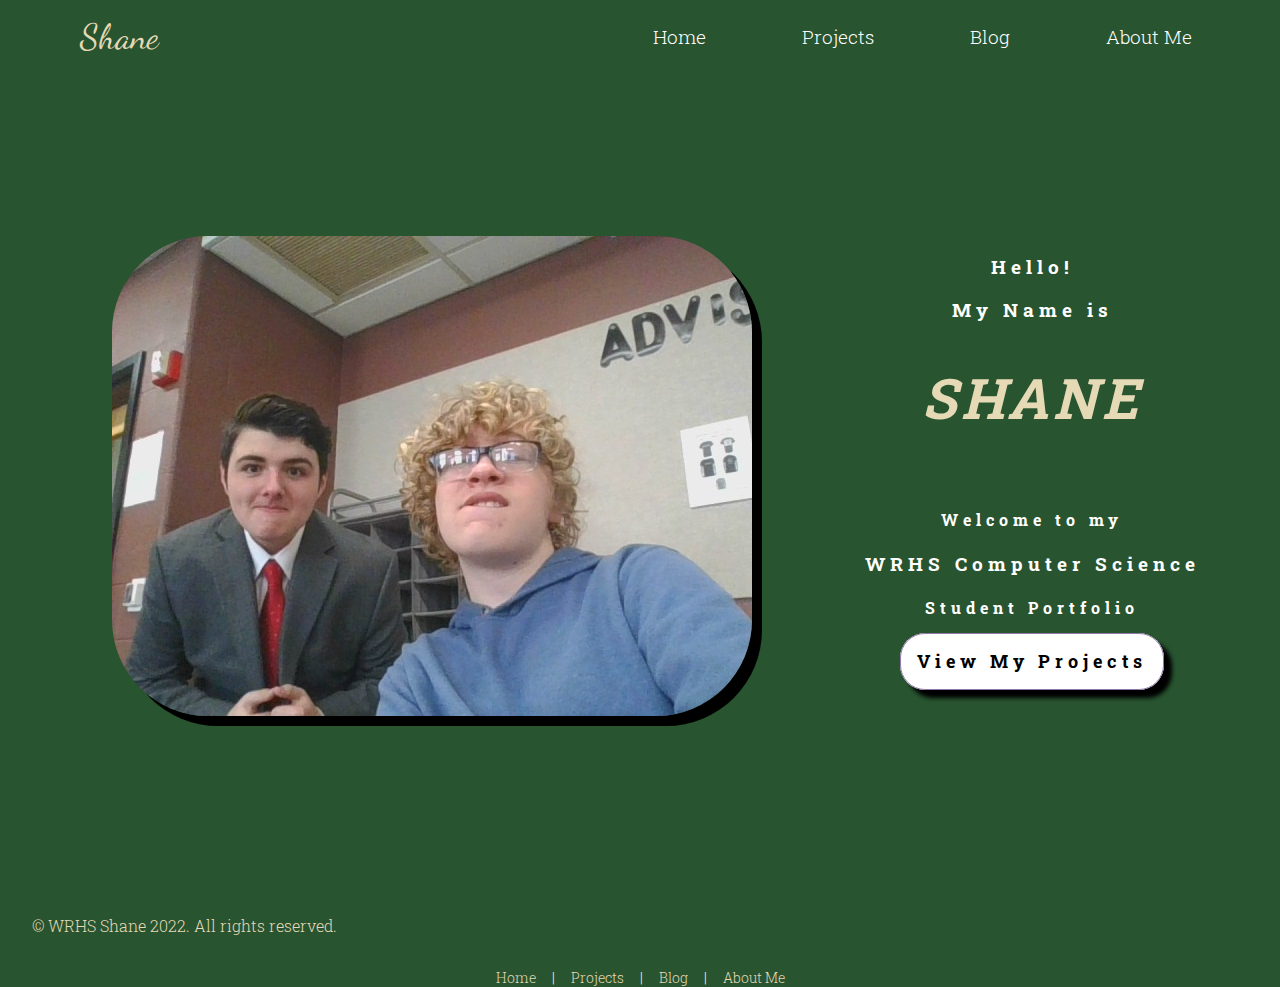
<file: index.html>
<!DOCTYPE html>
<html lang="en">
<head>
    <meta charset="UTF-8">
    <meta name="viewport" content="width=device-width, initial-scale=1.0">
    <meta http-equiv="X-UA-Compatible" content="ie=edge">
    <link rel="stylesheet" href="style.css" type="text/css" />
    <link rel="stylesheet" href="nav.css" type="text/css" />
    <title>Shane's Portfolio</title>
</head>
<body>
    
    <!--navigation menu --> 
    <nav class="navbar">
        <!-- logo --> 
        <div class="logo">Shane</div>
        <!-- hamburger toggle --> 
        <a href="#" class="toggle-button">
            <span class="bar"></span>
            <span class="bar"></span>
            <span class="bar"></span>
        </a>
        <!-- page navigation links -->
        <div class="navbar-links">
            <ul>
                <li><a href="index.html">Home</a> </li>
                <li><a href="projects.html"> Projects</a> </li>
                <li><a href="blog.html">Blog</a> </li>
                <li><a href="aboutMe.html">About Me</a> </li>
            </ul> <!-- close ul list -->
        </div> <!-- close navbar links class -->
        <script src="script.js" type="text/javascript" charset="utf-8"></script>
    </nav> <!-- close navbar class -->
        
      
    <section class="hero">
        <div class="heroImage">
            <img src="assets/Pfp.jpg"></img>
        </div> <!-- close heroImage class -->
        <div class="heroText">
            <div class="heroTextTop">
                <h3>Hello!</h3>
                <h3>My Name is</h3>
                <h1 class = "heroName"><em>Shane</em></h1>
            </div> <!--close heroTextTop class --> 
            <div class="heroTextBottom">
                <h4>Welcome to my</h4>
                <h3>WRHS Computer Science</h3>
                <h4>Student Portfolio</h4>
            </div> <!-- close heroTextBottom class -->
            <div class="heroButton">
                <a href="projects.html" class="button">View My Projects</a> 
                
            </div> <!-- close heroButton class -->
        </div> <!-- close heroText class -->
    </section> <!-- close hero class -->
        
    <footer>
        <p class="copyright">&copy; WRHS Shane 2022. All rights reserved.</p>
        <ul class="bottomNav">
            <li><a href="index.html">Home</a></li>
            <li class="divider">|</li>
            <li><a href="projects.html">Projects</a></li>
            <li class="divider">|</li>
            <li><a href="blog.html">Blog</a></li>
            <li class="divider">|</li>
            <li><a href="aboutMe.html">About Me</a></li>
            
        </ul>
    </footer>

    <script type="text/javascript" src="script.js"></script>
</body>
</html>
</file>
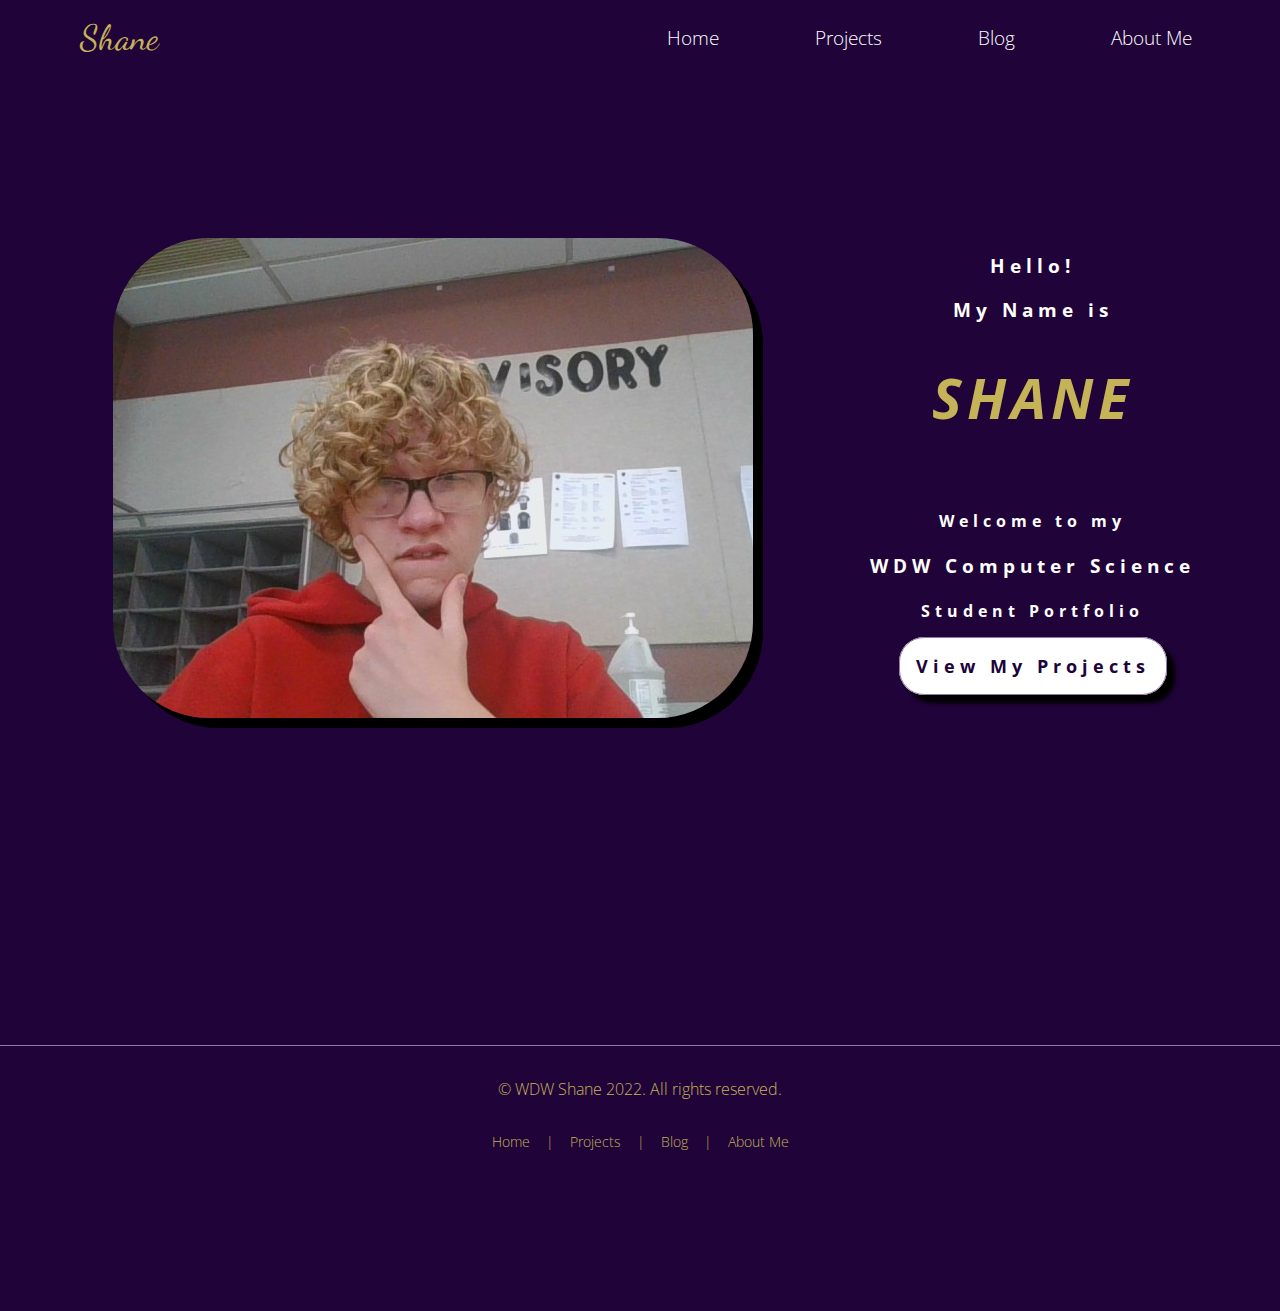
<file: assets/index.html>
<!DOCTYPE html>
<html lang="en">
<head>
    <meta charset="UTF-8">
    <meta name="viewport" content="width=device-width, initial-scale=1.0">
    <meta http-equiv="X-UA-Compatible" content="ie=edge">
    <link rel="stylesheet" href="style.css" type="text/css" />
    <link rel="stylesheet" href="nav.css" type="text/css" />
    <title>Aladdin's Portfolio</title>
</head>
<body>
    
    <!--navigation menu --> 
    <nav class="navbar">
        <!-- logo --> 
        <div class="logo">Shane</div>
        <!-- hamburger toggle --> 
        <a href="#" class="toggle-button">
            <span class="bar"></span>
            <span class="bar"></span>
            <span class="bar"></span>
        </a>
        <!-- page navigation links -->
        <div class="navbar-links">
            <ul>
                <li><a href="index.html">Home</a> </li>
                <li><a href="projects.html"> Projects</a> </li>
                <li><a href="blog.html">Blog</a> </li>
                <li><a href="aboutMe.html">About Me</a> </li>
            </ul> <!-- close ul list -->
        </div> <!-- close navbar links class -->
        <script src="script.js" type="text/javascript" charset="utf-8"></script>
    </nav> <!-- close navbar class -->
        
      
    <section class="hero">
        <div class="heroImage">
            <img src="Shane.jpg"></img>
        </div> <!-- close heroImage class -->
        <div class="heroText">
            <div class="heroTextTop">
                <h3>Hello!</h3>
                <h3>My Name is</h3>
                <h1 class = "heroName"><em>Shane</em></h1>
            </div> <!--close heroTextTop class --> 
            <div class="heroTextBottom">
                <h4>Welcome to my</h4>
                <h3>WDW Computer Science</h3>
                <h4>Student Portfolio</h4>
            </div> <!-- close heroTextBottom class -->
            <div class="heroButton">
                <a href="projects.html" class="button">View My Projects</a> 
                
            </div> <!-- close heroButton class -->
        </div> <!-- close heroText class -->
    </section> <!-- close hero class -->
        
    <footer>
        <p class="copyright">&copy; WDW Shane 2022. All rights reserved.</p>
        <ul class="bottomNav">
            <li><a href="index.html">Home</a></li>
            <li class="divider">|</li>
            <li><a href="projects.html">Projects</a></li>
            <li class="divider">|</li>
            <li><a href="blog.html">Blog</a></li>
            <li class="divider">|</li>
            <li><a href="aboutMe.html">About Me</a></li>
            
        </ul>
    </footer>

    <script type="text/javascript" src="script.js"></script>
</body>
</html>
</file>
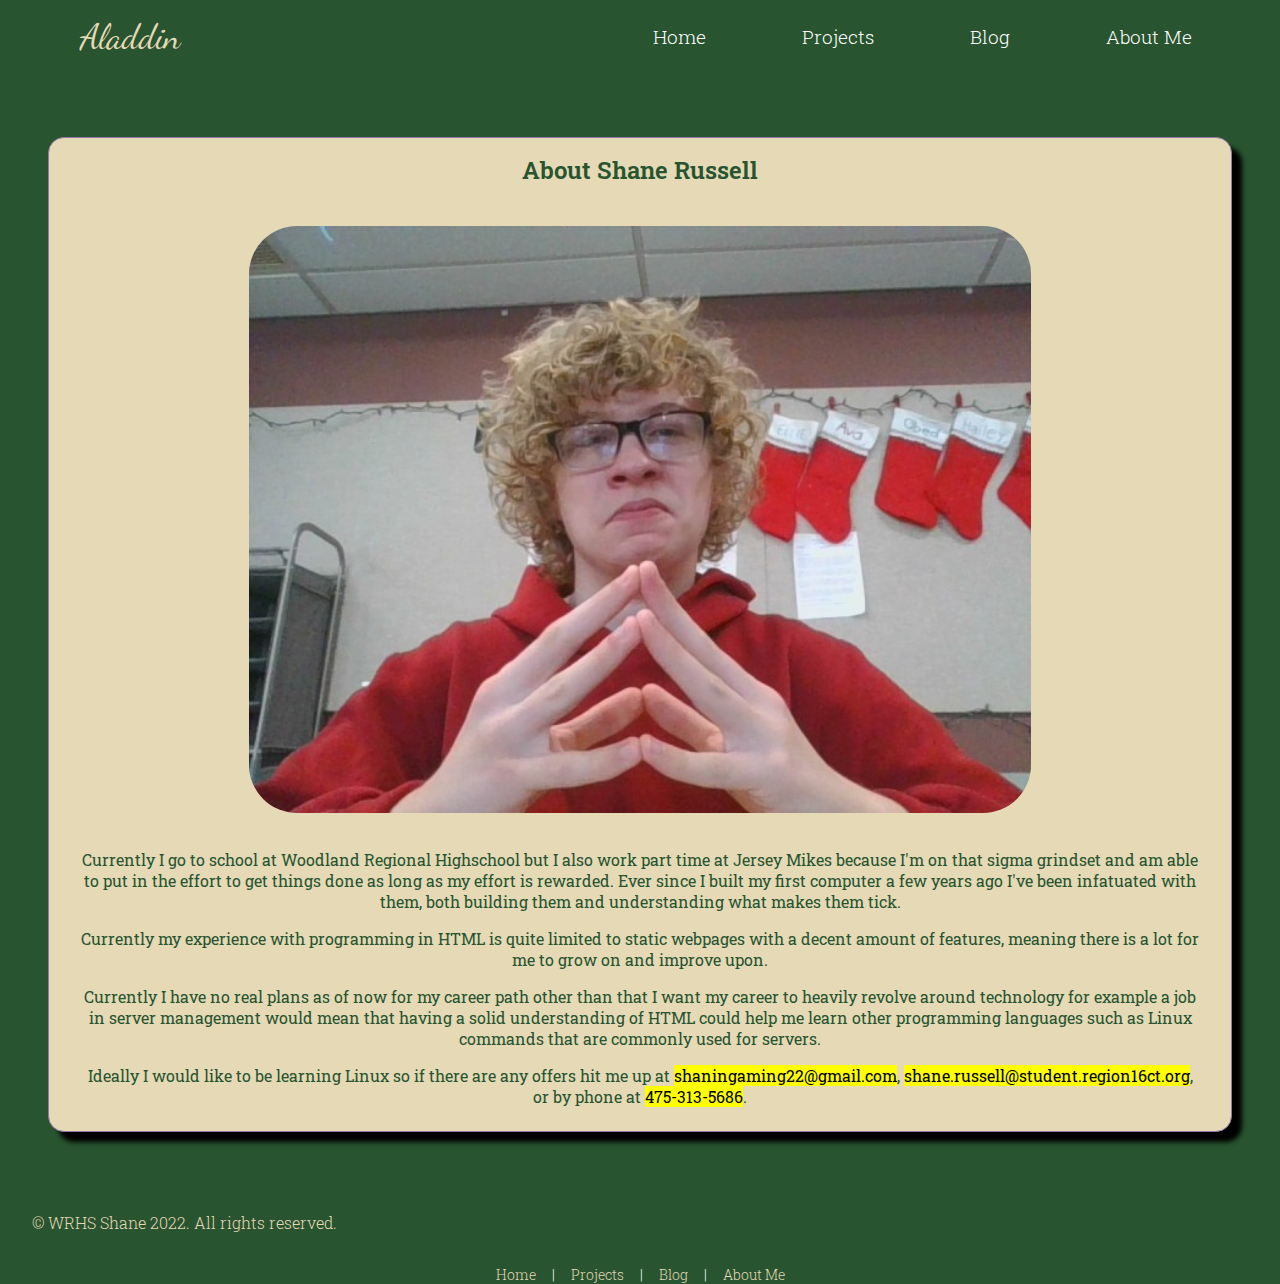
<file: aboutMe.html>
<!DOCTYPE html>
<html lang="en">
<head>
    <meta charset="UTF-8">
    <meta name="viewport" content="width=device-width, initial-scale=1.0">
    <meta http-equiv="X-UA-Compatible" content="ie=edge">
    <link rel="stylesheet" href="style.css" type="text/css" />
    <link rel="stylesheet" href="nav.css" type="text/css" />
    <title>About Me</title>
</head>
<body>
    
    <!--navigation menu --> 
    <nav class="navbar">
        <!-- logo --> 
        <div class="logo">Aladdin</div>
        <!-- hamburger toggle --> 
        <a href="#" class="toggle-button">
            <span class="bar"></span>
            <span class="bar"></span>
            <span class="bar"></span>
        </a>
        <!-- page navigation links -->
        <div class="navbar-links">
            <ul>
                <li><a href="index.html">Home</a> </li>
                <li><a href="projects.html"> Projects</a> </li>
                <li><a href="blog.html">Blog</a> </li>
                <li><a href="aboutMe.html">About Me</a> </li>
            </ul> <!-- close ul list -->
        </div> <!-- close navbar links class -->
        <script src="script.js" type="text/javascript" charset="utf-8"></script>
    </nav> <!-- close navbar class -->
    


    </section>
    <section class=".projectGallery">
        

                <div class="aboutMe">
            <h2>About Shane Russell</h2>
            <img src="assets/aboutMe.jpg" alt="A very dapper man"/>
            <p>Currently I go to school at Woodland Regional Highschool but I also work part time at Jersey Mikes because I'm on that sigma grindset and am able to put in the effort to get things done as long as my effort is rewarded.
            Ever since I built my first computer a few years ago I've been infatuated with them, both building them and understanding what makes them tick.</p>
            <p> Currently my experience with programming in HTML is quite limited to static webpages with a decent amount of features, meaning there is a lot for me to grow on and improve upon.</p>
            <p> Currently I have no real plans as of now for my career path other than that I want my career to heavily revolve around technology for example a job in server management would mean that having a solid understanding of HTML could help me learn other programming languages such as Linux commands that are commonly used for servers.</p>
            <p> 
            Ideally I would like to be learning Linux so if there are any offers hit me up at <mark>shaningaming22@gmail.com</mark>, <mark>shane.russell@student.region16ct.org</mark>, or by phone at <mark>475-313-5686</mark>.
            </p>
            
            </div>
        </div>

    </section>
    
    <footer>
        <p class="copyright">&copy; WRHS Shane 2022. All rights reserved.</p>
        <ul class="bottomNav">
            <li><a href="index.html">Home</a></li>
            <li class="divider">|</li>
            <li><a href="projects.html">Projects</a></li>
            <li class="divider">|</li>
            <li><a href="blog.html">Blog</a></li>
            <li class="divider">|</li>
            <li><a href="aboutMe.html">About Me</a></li>
            
        </ul>
    </footer>

    <script type="text/javascript" src="script.js"></script>
</body>
</html>
</file>
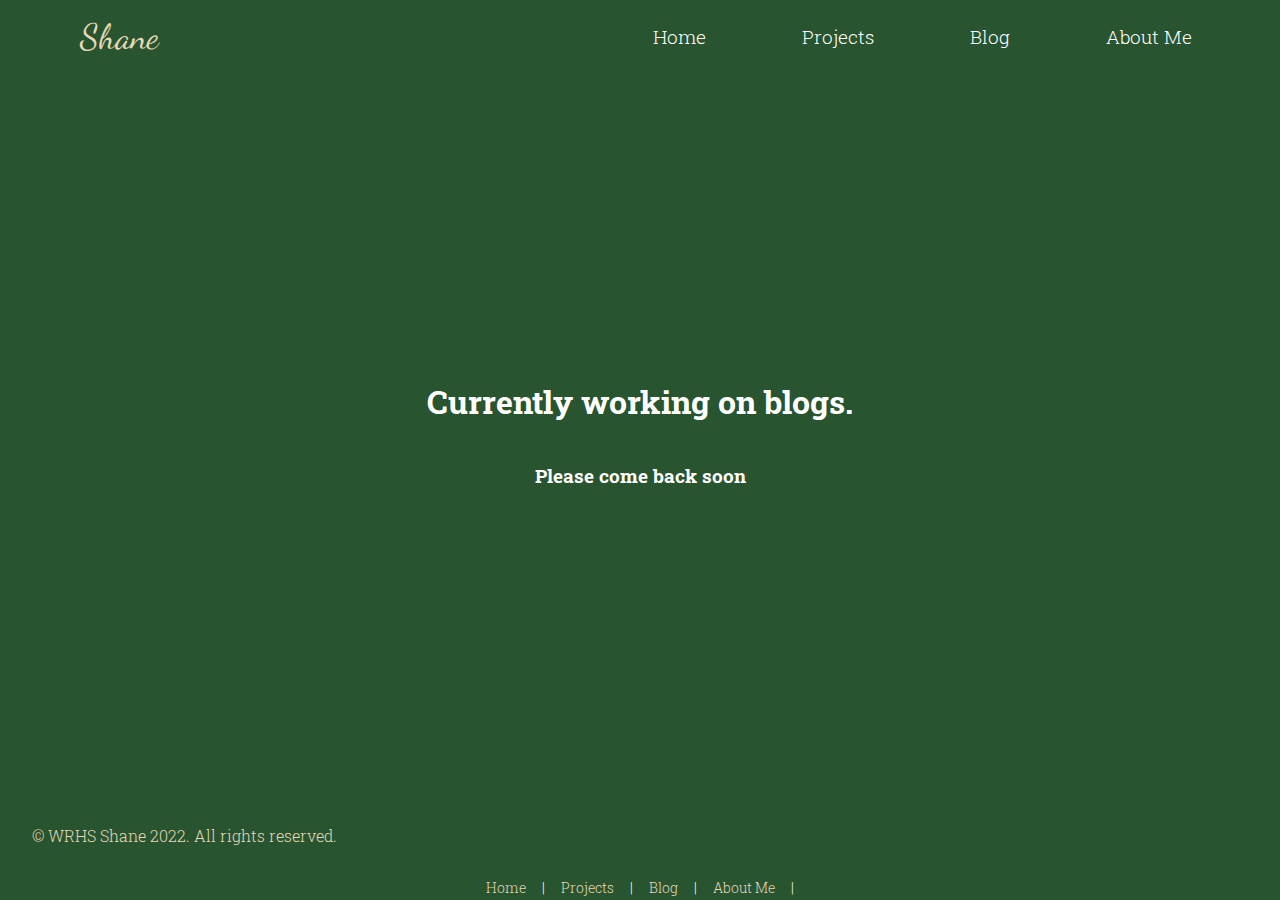
<file: blog.html>
<!DOCTYPE html>
<html lang="en">
<head>
    <meta charset="UTF-8">
    <meta name="viewport" content="width=device-width, initial-scale=1.0">
    <meta http-equiv="X-UA-Compatible" content="ie=edge">
    <link rel="stylesheet" href="style.css" type="text/css" />
    <link rel="stylesheet" href="nav.css" type="text/css" />
    <title>Aladdin's Blog</title>
</head>
<body>
    
    <!--navigation menu --> 
    <nav class="navbar">
        <!-- logo --> 
        <div class="logo">Shane</div>
        <!-- hamburger toggle --> 
        <a href="#" class="toggle-button">
            <span class="bar"></span>
            <span class="bar"></span>
            <span class="bar"></span>
        </a>
        <!-- page navigation links -->
        <div class="navbar-links">
            <ul>
                <li><a href="index.html">Home</a> </li>
                <li><a href="projects.html"> Projects</a> </li>
                <li><a href="blog.html">Blog</a> </li>
                <li><a href="aboutMe.html">About Me</a> </li>
            </ul> <!-- close ul list -->
        </div> <!-- close navbar links class -->
        <script src="script.js" type="text/javascript" charset="utf-8"></script>
    </nav> <!-- close navbar class -->

    <section class="filler">
        <h1>Currently working on blogs.</h1>
        <h3>Please come back soon</h3>
    </section>

    <footer>
        <p class="copyright">&copy; WRHS Shane 2022. All rights reserved.</p>
        <ul class="bottomNav">
            <li><a href="index.html">Home</a></li>
            <li class="divider">|</li>
            <li><a href="projects.html">Projects</a></li>
            <li class="divider">|</li>
            <li><a href="blog.html">Blog</a></li>
            <li class="divider">|</li>
            <li><a href="aboutMe.html">About Me</a></li>
            <li class="divider">|</li>
            
        </ul>
    </footer>

    <script type="text/javascript" src="script.js"></script>
</body>
</html>
</file>
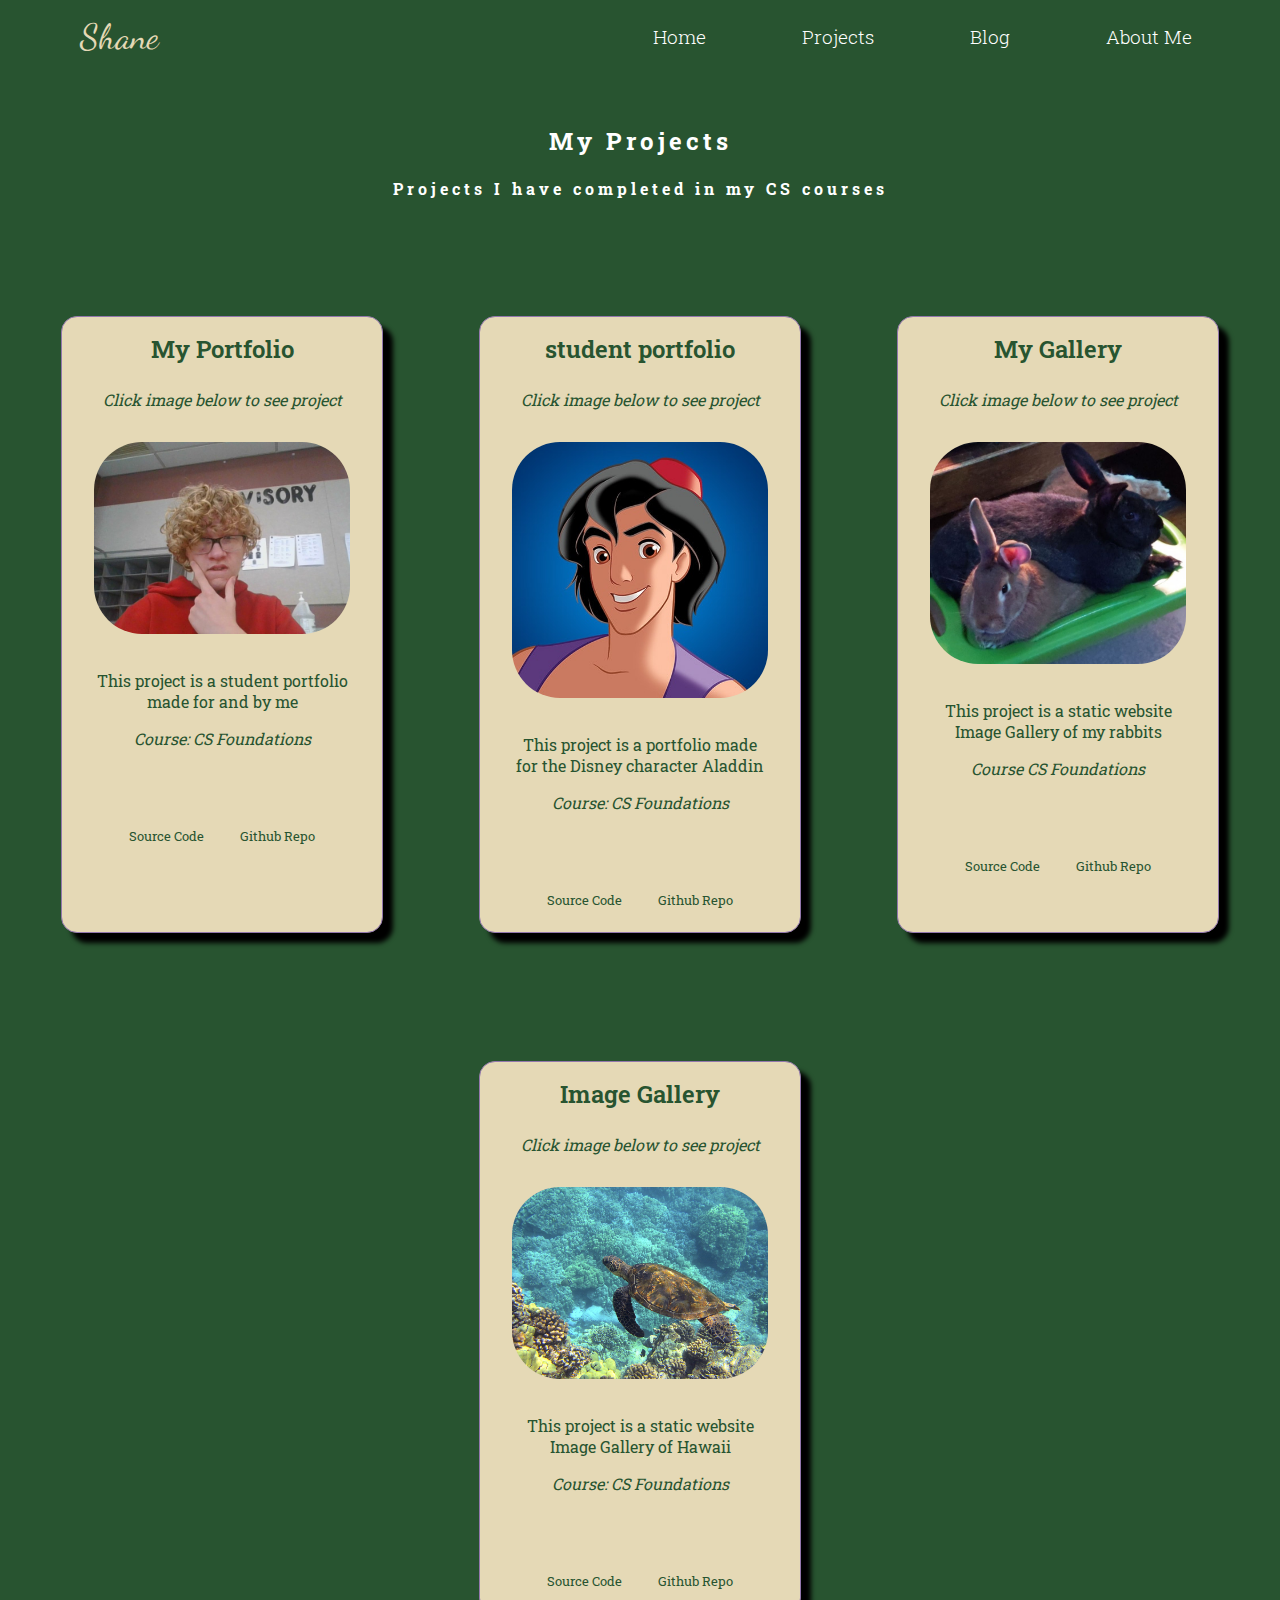
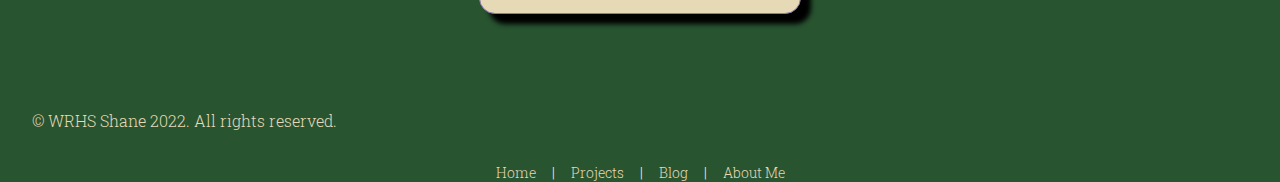
<file: projects.html>
<!DOCTYPE html>
<html lang="en">
<head>
    <meta charset="UTF-8">
    <meta name="viewport" content="width=device-width, initial-scale=1.0">
    <meta http-equiv="X-UA-Compatible" content="ie=edge"> 
    <link rel="stylesheet" href="style.css" type="text/css" />
    <link rel="stylesheet" href="nav.css" type="text/css" />
    <link rel="stylesheet" href="https://cdnjs.cloudflare.com/ajax/libs/font-awesome/6.2.0/css/all.min.css" integrity="sha512-xh6O/CkQoPOWDdYTDqeRdPCVd1SpvCA9XXcUnZS2FmJNp1coAFzvtCN9BmamE+4aHK8yyUHUSCcJHgXloTyT2A==" crossorigin="anonymous" referrerpolicy="no-referrer" />
    <title>My Projects</title>
</head>
<body>
    <!-- Navigation Menu -->
    <nav class="navbar">
        <!-- logo -->
        <div class="logo">Shane</div>
        <!-- hamburger toggle -->
        <a href="#" class="toggle-button">
            <span class="bar"></span>
            <span class="bar"></span>
            <span class="bar"></span>
        </a>
        <!-- page navigation links -->
        <div class="navbar-links">
            <ul>
                <li><a href="index.html">Home</a></li>
                <li><a href="projects.html">Projects</a></li>
                <li><a href="blog.html">Blog</a></li>
                <li><a href="aboutMe.html">About Me</a></li>
            </ul> <!-- close ul list -->
        </div> <!-- close navbar links class -->
    </nav> <!-- close navbar class -->
    
    <!-- Project Header-->
    <header class="projectHeader">
        <h2>My Projects</h2>
        <h4>Projects I have completed in my CS courses</h4>
    </header>
    
    <!-- Project Cards -->
    <section class="projectGallery">
        
                <div class="projectCard">
            <h2>My Portfolio</h2>
            <p><em>Click image below to see project</em></p>
            <a href="https://csf2223.github.io/ShaneR/"><img src="assets/Shane.jpg"></img></a>
            <p>This project is a student portfolio made for and by me</p>
            <p><em>Course: CS Foundations</em></p>
            <div class= "projectIcons"> 
                <div class ="sourceCode">
                    <a href="assets/ShaneR.pdf"><i class="fa-solid fa-file"></i></a>
                    <p>Source Code</p>
                </div>
                <div class="githubRepo">
                    <a href="https://github.com/CSF2223/ShaneR"><i class="fa-brands fa-github"></i></a>
                    <p>Github Repo</p>
                </div>
            </div>
        </div>  <!-- Close Project Card 1-->
        
                <div class="projectCard">
            <h2>student portfolio</h2>
            <p><em>Click image below to see project</em></p>
            <a href="https://csf2223.github.io/studentportfolio-RussellShane"><img src="assets/aladdin.jpeg"></img></a>
            <p>This project is a portfolio made for the Disney character Aladdin</p>
            <p><em>Course: CS Foundations</em></p>
            <div class= "projectIcons"> 
                <div class ="sourceCode">
                    <a href="assets/aladdin.pdf"><i class="fa-solid fa-file"></i></a>
                    <p>Source Code</p>
                </div>
                <div class="githubRepo">
                    <a href="https://github.com/CSF2223/studentportfolio-RussellShane"><i class="fa-brands fa-github"></i></a>
                    <p>Github Repo</p>
                </div>
            </div>
        </div>  <!-- Close Project Card 2-->
        
                <div class="projectCard">
            <h2>My Gallery</h2>
            <p><em>Click image below to see project</em></p>
            <a href="https://csf2223.github.io/mygallery-RussellShane"><img src="assets/Mygallery.jpg"></img></a>
            <p>This project is a static website Image Gallery of my rabbits</p>
            <p><em>Course CS Foundations</em></p>
            <div class= "projectIcons"> 
                <div class ="sourceCode">
                    <a href="assets/MyGalleryCode.pdf"><i class="fa-solid fa-file"></i></a>
                    <p>Source Code</p>
                </div>
                <div class="githubRepo">
                    <a href="https://github.com/CSF2223/mygallery-RussellShane"><i class="fa-brands fa-github"></i></a>
                    <p>Github Repo</p>
                </div>
            </div>
        </div>  <!-- Close Project Card 3-->
        
                <div class="projectCard">
            <h2>Image Gallery</h2>
            <p><em>Click image below to see project</em></p>
            <a href="/imagegallery-RussellShane/index.html"><img src="assets/imagegallery.jpg"></img></a>
            <p>This project is a static website Image Gallery of Hawaii</p>
            <p><em>Course: CS Foundations</em></p>
            <div class= "projectIcons"> 
                <div class ="sourceCode">
                    <a href="assets/ImageGalleryCode.pdf"><i class="fa-solid fa-file"></i></a>
                    <p>Source Code</p>
                </div>
                <div class="githubRepo">
                    <a href="https://github.com/CSF2223/imagegallery-RussellShane"><i class="fa-brands fa-github"></i></a>
                    <p>Github Repo</p>
                </div>
            </div>
        </div>  <!-- Close Project Card 1-->
        
    </section> <!-- Close Project Gallery Class -->
    
    
    <footer>
        <p class="copyright">&copy; WRHS Shane 2022. All rights reserved.</p>
        <ul class="bottomNav">
            <li><a href="index.html">Home</a></li>
            <li class="divider">|</li>
            <li><a href="projects.html">Projects</a></li>
            <li class="divider">|</li>
            <li><a href="blog.html">Blog</a></li>
            <li class="divider">|</li>
            <li><a href="aboutMe.html">About Me</a></li>
        </ul>
    </footer>
    
    
    
    
<script type="text/javascript" src="script.js"></script>
</body>
</html>
</file>
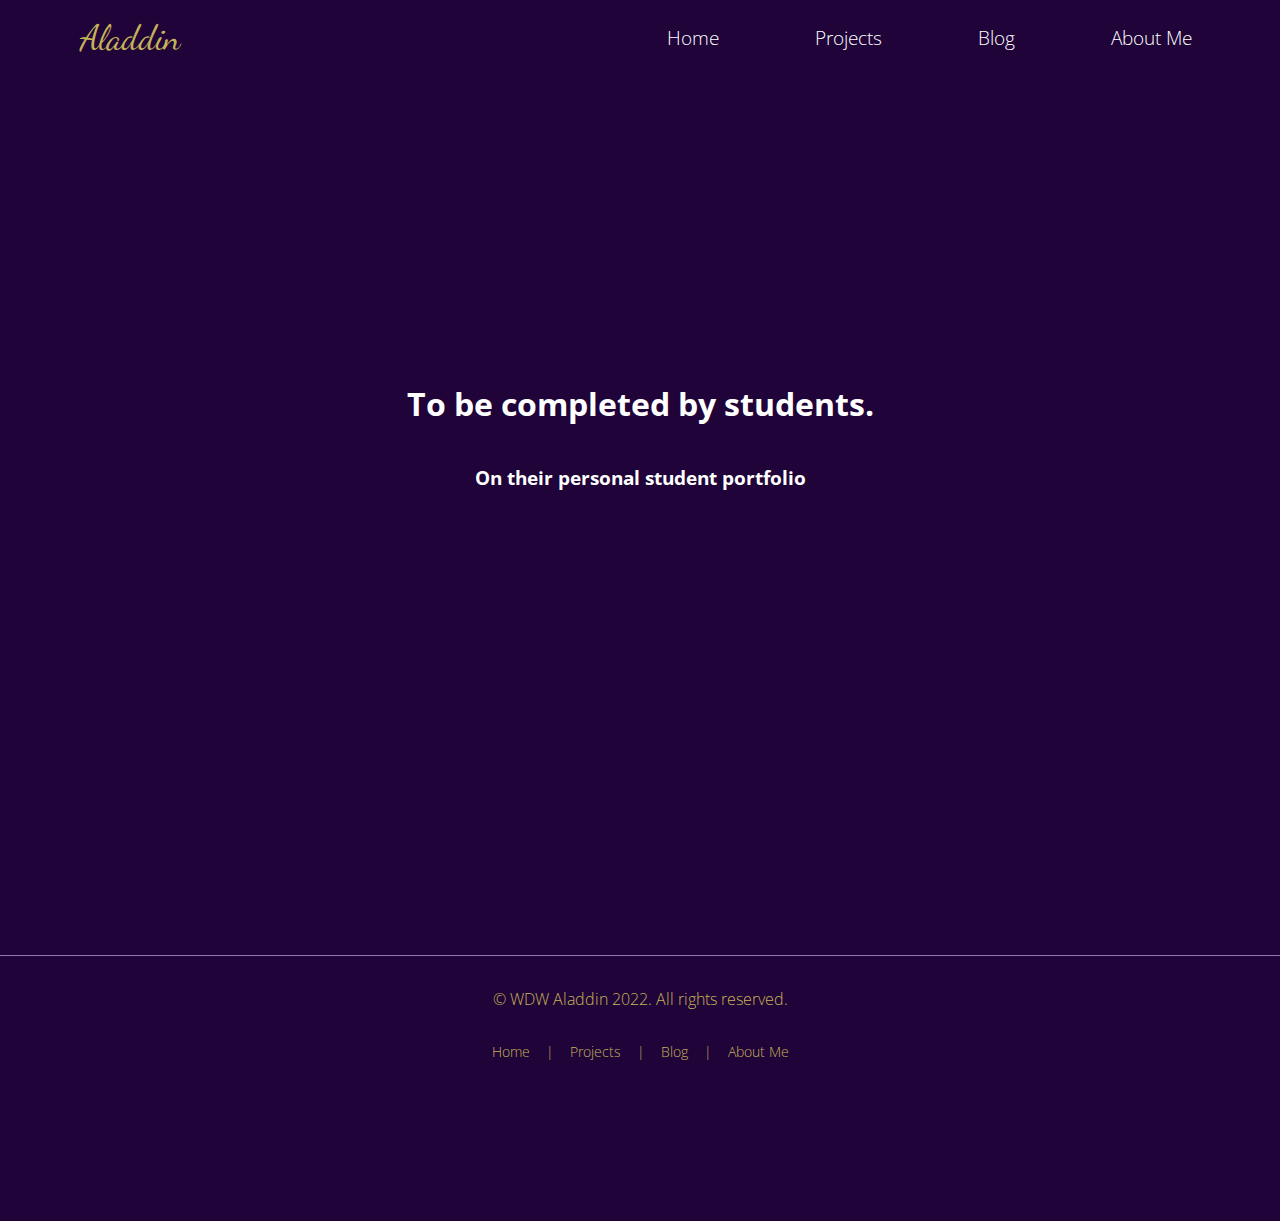
<file: assets/aboutMe.html>
<!DOCTYPE html>
<html lang="en">
<head>
    <meta charset="UTF-8">
    <meta name="viewport" content="width=device-width, initial-scale=1.0">
    <meta http-equiv="X-UA-Compatible" content="ie=edge">
    <link rel="stylesheet" href="style.css" type="text/css" />
    <link rel="stylesheet" href="nav.css" type="text/css" />
    <title>About Me</title>
</head>
<body>
    
    <!--navigation menu --> 
    <nav class="navbar">
        <!-- logo --> 
        <div class="logo">Aladdin</div>
        <!-- hamburger toggle --> 
        <a href="#" class="toggle-button">
            <span class="bar"></span>
            <span class="bar"></span>
            <span class="bar"></span>
        </a>
        <!-- page navigation links -->
        <div class="navbar-links">
            <ul>
                <li><a href="index.html">Home</a> </li>
                <li><a href="projects.html"> Projects</a> </li>
                <li><a href="blog.html">Blog</a> </li>
                <li><a href="aboutMe.html">About Me</a> </li>
            </ul> <!-- close ul list -->
        </div> <!-- close navbar links class -->
        <script src="script.js" type="text/javascript" charset="utf-8"></script>
    </nav> <!-- close navbar class -->

    <section class="filler">
        <h1>To be completed by students.</h1>
        <h3>On their personal student portfolio</h3>
    </section>

    <footer>
        <p class="copyright">&copy; WDW Aladdin 2022. All rights reserved.</p>
        <ul class="bottomNav">
            <li><a href="index.html">Home</a></li>
            <li class="divider">|</li>
            <li><a href="projects.html">Projects</a></li>
            <li class="divider">|</li>
            <li><a href="blog.html">Blog</a></li>
            <li class="divider">|</li>
            <li><a href="aboutMe.html">About Me</a></li>
            
        </ul>
    </footer>

    <script type="text/javascript" src="script.js"></script>
</body>
</html>
</file>
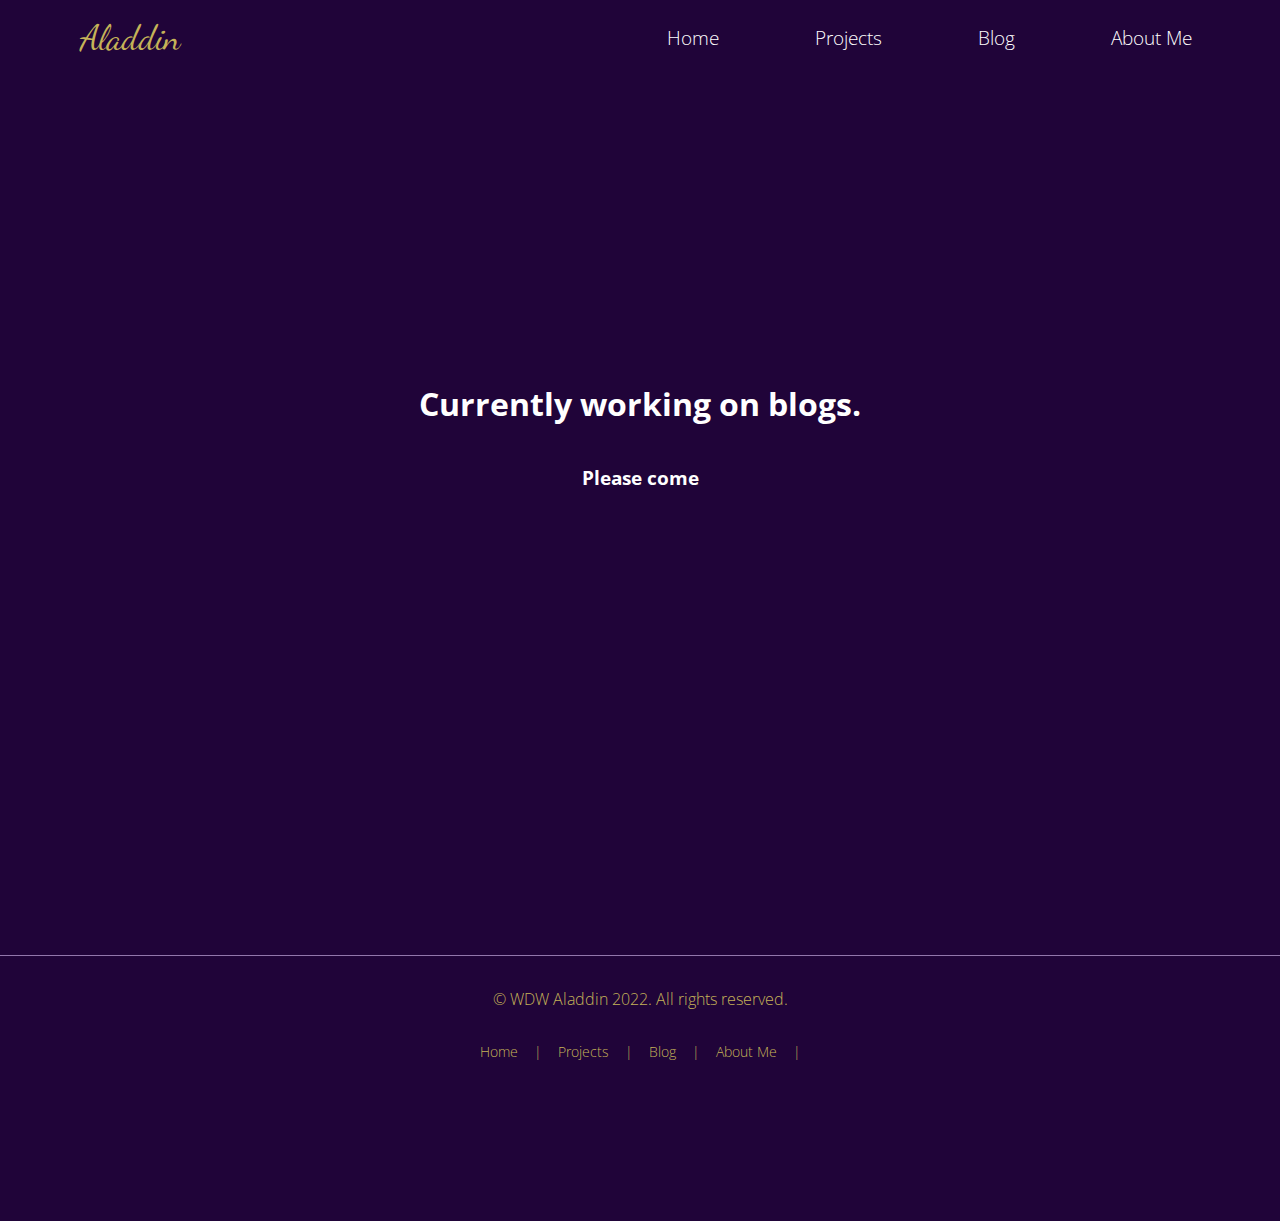
<file: assets/blog.html>
<!DOCTYPE html>
<html lang="en">
<head>
    <meta charset="UTF-8">
    <meta name="viewport" content="width=device-width, initial-scale=1.0">
    <meta http-equiv="X-UA-Compatible" content="ie=edge">
    <link rel="stylesheet" href="style.css" type="text/css" />
    <link rel="stylesheet" href="nav.css" type="text/css" />
    <title>Aladdin's Blog</title>
</head>
<body>
    
    <!--navigation menu --> 
    <nav class="navbar">
        <!-- logo --> 
        <div class="logo">Aladdin</div>
        <!-- hamburger toggle --> 
        <a href="#" class="toggle-button">
            <span class="bar"></span>
            <span class="bar"></span>
            <span class="bar"></span>
        </a>
        <!-- page navigation links -->
        <div class="navbar-links">
            <ul>
                <li><a href="index.html">Home</a> </li>
                <li><a href="projects.html"> Projects</a> </li>
                <li><a href="blog.html">Blog</a> </li>
                <li><a href="aboutMe.html">About Me</a> </li>
            </ul> <!-- close ul list -->
        </div> <!-- close navbar links class -->
        <script src="script.js" type="text/javascript" charset="utf-8"></script>
    </nav> <!-- close navbar class -->

    <section class="filler">
        <h1>Currently working on blogs.</h1>
        <h3>Please come</h3>
    </section>

    <footer>
        <p class="copyright">&copy; WDW Aladdin 2022. All rights reserved.</p>
        <ul class="bottomNav">
            <li><a href="index.html">Home</a></li>
            <li class="divider">|</li>
            <li><a href="projects.html">Projects</a></li>
            <li class="divider">|</li>
            <li><a href="blog.html">Blog</a></li>
            <li class="divider">|</li>
            <li><a href="aboutMe.html">About Me</a></li>
            <li class="divider">|</li>
            
        </ul>
    </footer>

    <script type="text/javascript" src="script.js"></script>
</body>
</html>
</file>
<file: style.css>
/*
Color Palette
background color: #285430
primary: #5F8D4E
secondary: #A4BE7B
tertiary: n/a
accent: #E5D9B6
white: #fff
black: #000  
*/

@import url('https://fonts.googleapis.com/css2?family=Roboto+Slab:wght@300;500;700&display=swap');

html {
    /* If we add any padding or border onto an element it does not affect the width of the element */
        box-sizing: border-box;
}

body {
    margin: 0;
    padding: 0;
    font-family: 'Roboto Slab', serif;
    font-weight: 300;
    background-color: #285430;
    color: #fff;

}

.hero {
    display: flex;
    flex-direction: column;
    justify-content: space-evenly;
    align-items: center;
}

.heroImage {
    padding: 2rem;
}

.heroImage img {
    border-radius: 6rem;
    box-shadow: 10px 10px #000;
    width: 100%;
    height: auto;
}

.heroText {
    font-size: 0.7rem;
    padding-bottom: 2rem;
    text-align: center;
    letter-spacing: 5px
}

.heroName {
    color: #E5D9B6;
    font-size: 2.5rem;
    text-transform: uppercase;
}

.heroTextTop {
    padding: 1rem;
}

.heroTextTop {
    padding: 1rem;
}

.heroButton {
    margin: 2rem;
}

.button {
    background-color: white;
    padding: 1rem;
    border: 1px solid #9277AC;
    border-radius: 25px;
    font-size: 0.9rem;
    font-weight: 700;
    color: #000;
    text-decoration: none;
    box-shadow: 8px 8px 4px #000;
}

.button:hover {
    background-color: #E5D9B6;
    color: blue;
    transform: scale(1.5);
    /* (150% zoom - Note: if the zoom is too large, it will go outside of the viewport) */
}

.projectHeader {
    margin: 1.5rem 3rem;
    text-align: center;
    padding: 0.5rem;
    letter-spacing: 4px;
}

.projectCard {
    background-color: #E5D9B6;
    color: #285430;
    margin: 4rem 3rem;
    padding: 0.5rem 2rem;
    text-align: center;
    border: 1px solid #9277AC;
    border-radius: 1rem;
    box-shadow: 10px 10px 5px #000;
}

.projectCard img {
    width: 100%;
    height: auto;
    border-radius: 3rem;
    margin: 1rem 0;
}

.projectCard h2 {
    margin: 0.5rem 1rem 1.5rem 1rem;
    font-weight: 600;
}

.projectCard p {
    font-size: 1rem;
    font-weight: 400;
}

.projectIcons {
    display: flex;
    justify-content: space-evenly;
    font-size: 1.2rem;
    margin-top: 2rem;
}

.projectIcons p {
    margin: 0 0 1rem 0;
    font-size: 0.8rem;
}

.fa-github {
    font-size: 2.2rem;
    padding: 1.5rem;
}

.fa-file {
    font-size: 2.2rem;
    padding: 1.5rem;
}

.footer {
    text-align: center;
    color: #5F8D4E;
    margin: 10rem 0;
    border-top: 1px solid #9277AC;
}

.copyright {
    margin: 1rem;
    padding: 1rem;
    font-size: 1rem;
    color: #E5D9B6;
    display: block;
}

.filler {
    display: flex;
    flex-direction: column;
    justify-content: center;
    align-items: center;
    margin: 0;
    height: 80vh;
}

@media (min-width: 800px) {
    .hero {
        flex-direction: row;
        justify-content: space-evenly;
        align-items: center;
        height: 90vh;
    }
    
    .heroText {
        font-size: 1rem;
    }
    
    .heroName {
        font-size: 3.5rem;
    }
    
    .button {
        font-size: 1.1rem;
    }
    
    .projectGallery {
        display: flex;
        flex-direction: row;
        justify-content: center;
        flex-wrap: wrap;
    }
    
    .projectCard {
        max-width: 20%;
    }
 
    .aboutMe {
        max-width: 90%;
        
    }
    .aboutMe img {
        max-width: 70%;
    }
    .aboutMe {
    background-color: #E5D9B6;
    color: #285430;
    margin: 4rem 3rem;
    padding: 0.5rem 2rem;
    text-align: center;
    border: 1px solid #9277AC;
    border-radius: 1rem;
    box-shadow: 10px 10px 5px #000;
}

    .aboutMe img {
    width: 100%;
    height: auto;
    border-radius: 3rem;
    margin: 1rem 0;
}

    .aboutMe h2 {
    margin: 0.5rem 1rem 1.5rem 1rem;
    font-weight: 600;
}

    .aboutMe p {
    font-size: 1rem;
    font-weight: 400;
}
    
}
</file>
<file: nav.css>
/*
Color Palette
background color: #200439
primary: #512C73
secondary: #361356
tertiary: #A4BE7B
accent: #E5D9B6
white: #fff
black: #000  
*/
@import url('https://fonts.googleapis.com/css2?family=Dancing+Script:wght@400;700&display=swap');

@import url('https://fonts.googleapis.com/css2?family=Open+Sans:wght@300;600;700&display=swap');

.navbar {
    display:flex;
    justify-content: space-between;
    align-items: center;
    padding: 0 2.5rem;
}

.logo {
    font-size: 2.2rem;
    margin: 0.75rem 2.5rem;
    color: #E5D9B6;
    font-family: 'Dancing Script', cursive;
}

.navbar-links ul {
    margin: 0;
    padding: 0;
    display: flex;
}

.navbar-links li {
    list-style: none;
    padding: 1rem;
    font-size: 1.2rem;
}

.navbar-links li a {
    text-decoration: none;
    color: #fff;
    padding: 0.5rem 2rem;
    display: block;
}

.navbar-links li:hover {
    
    
    background-color: #5F8D4E;
}

.toggle-button {
    position: absolute;
    top: 1.5rem;
    right: 1.5rem;
    display: none;
    flex-direction: column;
    justify-content: space-between;
    width: 30px;
    height: 20px;
}

.toggle-button .bar {
    height: 3px;
    width: 100%;
    background-color: #fff;
    border-radius: 10px;
}

.bottomNav {
    margin: 0;
    padding: 0;
    display: flex;
    justify-content: center;
    align-items: center;
}

.bottomNav li{
    list-style: none;
    font-size: 0.9rem;
    padding: 0 0.5rem;
}

.bottomNav li a {
    text-decoration: none;
    color: #E5D9B6;
    display: block;
}







@media(max-width: 800px) {
    .toggle-button {
        display: flex;
    }
    
    .navbar-links {
        display: none;
        width: 100%;
    }
    
    .navbar {
        flex-direction: column;
        align-items: flex-start;
    }
    
    .navbar-links ul {
        width: 100%;
        flex-direction: column;
    }
    
    .navbar-links li {
        text-align: center;
    }
    
    .navbar-links.active {
        display: flex;
    }
    
}
</file>
<file: assets/style.css>
/*
Color Palette
background color: #200439
primary: #512C73
secondary: #361356
tertiary: #6F4D8F
accent: #9277AC
vegasGold: #c5b358
white: #fff
black: #000  
*/

html {
    /* If we add any padding or border onto an element it does not affect the width of the element */
        box-sizing: border-box;
}

body {
    margin: 0;
    padding: 0;
    font-family: 'Open Sans', sans-serif;
    font-weight: 300;
    background-color: #200439;
    color: #fff;
}

.hero {
    display: flex;
    flex-direction: column;
    justify-content: space-evenly;
    align-items: center;
}

.heroImage {
    padding: 2rem;
}

.heroImage img {
    border-radius: 6rem;
    box-shadow: 10px 10px #000;
    width: 100%;
    height: auto;
}

.heroText {
    font-size: 0.7rem;
    padding-bottom: 2rem;
    text-align: center;
    letter-spacing: 5px
}

.heroName {
    color: #c5b358;
    font-size: 2.5rem;
    text-transform: uppercase;
}

.heroTextTop {
    padding: 1rem;
}

.heroTextTop {
    padding: 1rem;
}

.heroButton {
    margin: 2rem;
}

.button {
    background-color: white;
    padding: 1rem;
    border: 1px solid #9277AC;
    border-radius: 25px;
    font-size: 0.9rem;
    font-weight: 700;
    color: #200439;
    text-decoration: none;
    box-shadow: 8px 8px 4px #000;
}

.button:hover {
    background-color: #361356;
    color: #c5b358;
    transform: scale(1.5);
    /* (150% zoom - Note: if the zoom is too large, it will go outside of the viewport) */
}

.projectHeader {
    margin: 1.5rem 3rem;
    text-align: center;
    padding: 0.5rem;
    letter-spacing: 4px;
}

.projectCard {
    background-color: #fff;
    color: #200439;
    margin: 4rem 3rem;
    padding: 0.5rem 2rem;
    text-align: center;
    border: 1px solid #9277AC;
    border-radius: 1rem;
    box-shadow: 10px 10px 5px #000;
}

.projectCard img {
    width: 100%;
    height: auto;
    border-radius: 3rem;
    margin: 1rem 0;
}

.projectCard h2 {
    margin: 0.5rem 1rem 1.5rem 1rem;
    font-weight: 600;
}

.projectCard p {
    font-size: 1rem;
    font-weight: 400;
}

.projectIcons {
    display: flex;
    justify-content: space-evenly;
    font-size: 1.2rem;
    margin-top: 2rem;
}

.projectIcons p {
    margin: 0 0 1rem 0;
    font-size: 0.8rem;
}

.fa-github {
    font-size: 2.2rem;
    padding: 1.5rem;
}

.fa-file {
    font-size: 2.2rem;
    padding: 1.5rem;
}

footer {
    text-align: center;
    color: #c5b358;
    margin: 10rem 0;
    border-top: 1px solid #9277AC;
}

.copyright {
    margin: 1rem;
    padding: 1rem;
    font-size: 1rem;
    color: #c5b358;
    display: block;
}

.filler {
    display: flex;
    flex-direction: column;
    justify-content: center;
    align-items: center;
    margin: 0;
    height: 80vh;
}

@media (min-width: 800px) {
    .hero {
        flex-direction: row;
        justify-content: space-evenly;
        align-items: center;
        height: 90vh;
    }
    
    .heroText {
        font-size: 1rem;
    }
    
    .heroName {
        font-size: 3.5rem;
    }
    
    .button {
        font-size: 1.1rem;
    }
    
    .projectGallery {
        display: flex;
        flex-direction: row;
        justify-content: center;
        flex-wrap: wrap;
    }
    
    .projectCard {
        max-width: 20%;
    }
    
}
</file>
<file: assets/nav.css>
/*
Color Palette
background color: #200439
primary: #512C73
secondary: #361356
tertiary: #6F4D8F
accent: #9277AC
vegasGold: #c5b358
white: #fff
black: #000  
*/
@import url('https://fonts.googleapis.com/css2?family=Dancing+Script:wght@400;700&display=swap');

@import url('https://fonts.googleapis.com/css2?family=Open+Sans:wght@300;600;700&display=swap');

.navbar {
    display:flex;
    justify-content: space-between;
    align-items: center;
    padding: 0 2.5rem;
}

.logo {
    font-size: 2.2rem;
    margin: 0.75rem 2.5rem;
    color: #c5b358;
    font-family: 'Dancing Script', cursive;
}

.navbar-links ul {
    margin: 0;
    padding: 0;
    display: flex;
}

.navbar-links li {
    list-style: none;
    padding: 1rem;
    font-size: 1.2rem;
}

.navbar-links li a {
    text-decoration: none;
    color: #fff;
    padding: 0.5rem 2rem;
    display: block;
}

.navbar-links li:hover {
    
    
    background-color: #361356;
}

.toggle-button {
    position: absolute;
    top: 1.5rem;
    right: 1.5rem;
    display: none;
    flex-direction: column;
    justify-content: space-between;
    width: 30px;
    height: 20px;
}

.toggle-button .bar {
    height: 3px;
    width: 100%;
    background-color: #fff;
    border-radius: 10px;
}

.bottomNav {
    margin: 0;
    padding: 0;
    display: flex;
    justify-content: center;
    align-items: center;
}

.bottomNav li{
    list-style: none;
    font-size: 0.9rem;
    padding: 0 0.5rem;
}

.bottomNav li a {
    text-decoration: none;
    color: #c5b358;
    display: block;
}







@media(max-width: 800px) {
    .toggle-button {
        display: flex;
    }
    
    .navbar-links {
        display: none;
        width: 100%;
    }
    
    .navbar {
        flex-direction: column;
        align-items: flex-start;
    }
    
    .navbar-links ul {
        width: 100%;
        flex-direction: column;
    }
    
    .navbar-links li {
        text-align: center;
    }
    
    .navbar-links.active {
        display: flex;
    }
    
}
</file>
